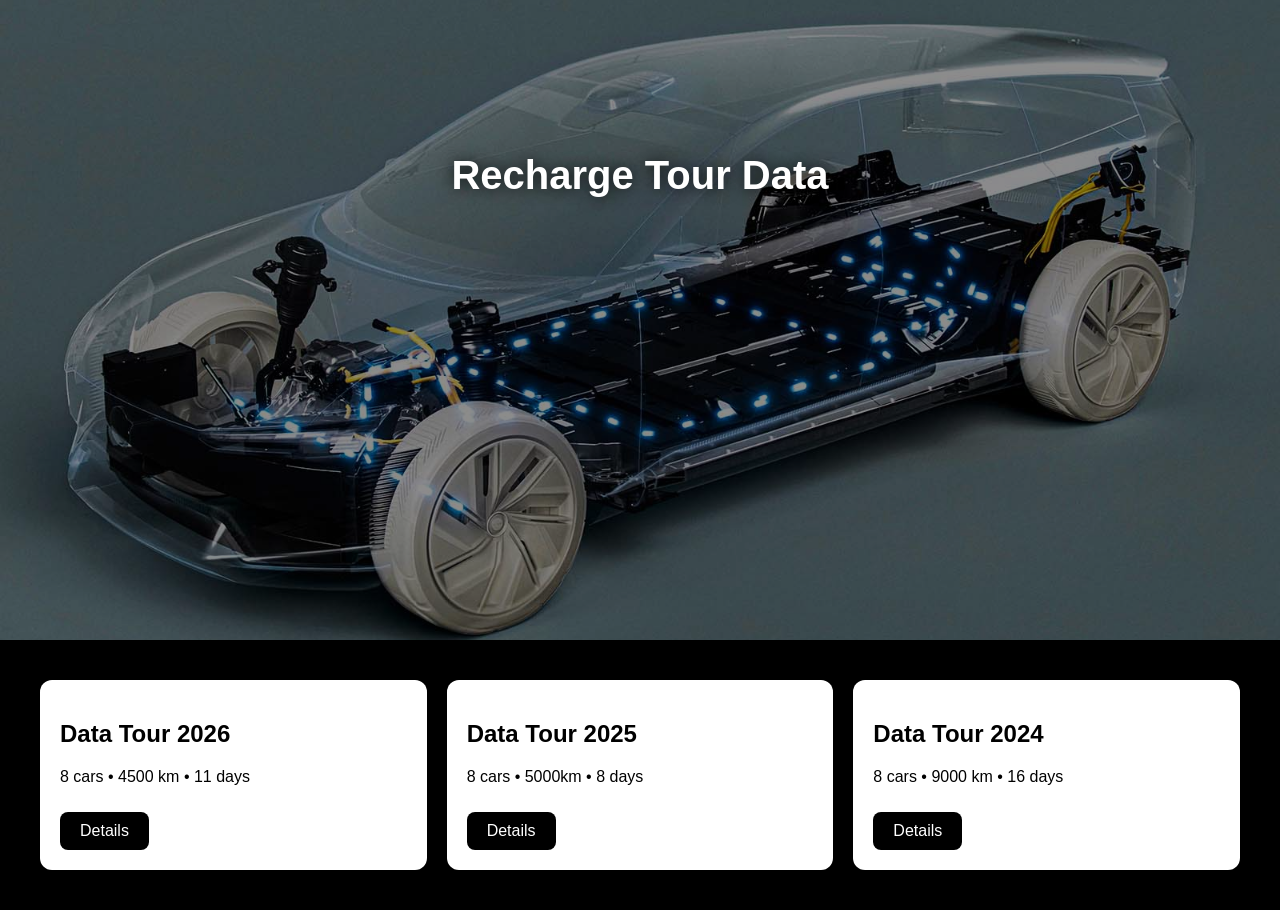
<file: index.html>
<!DOCTYPE html>
<html lang="en">
<head>
  <meta charset="UTF-8">
  <title>Recharge — Main Page</title>
  <link rel="stylesheet" href="style.css">
</head>

<body>

  <!-- HERO -->
  <section class="hero">
    <h1>Recharge Tour Data</h1>
  </section>

  <!-- OVERVIEW -->
  <section class="overview">

    <div class="card">
      <h2>Data Tour 2026</h2>
      <p>8 cars • 4500 km • 11 days</p>
      <a href="tour2026.html">Details</a>
    </div>

    <div class="card">
      <h2>Data Tour 2025</h2>
      <p>8 cars • 5000km • 8 days</p>
      <a href="tour2025.html">Details</a>
    </div>

    <div class="card">
      <h2>Data Tour 2024</h2>
      <p>8 cars • 9000 km • 16 days</p>
      <a href="tour2024.html">Details</a>
    </div>

  </section>

</body>
</html>
</file>
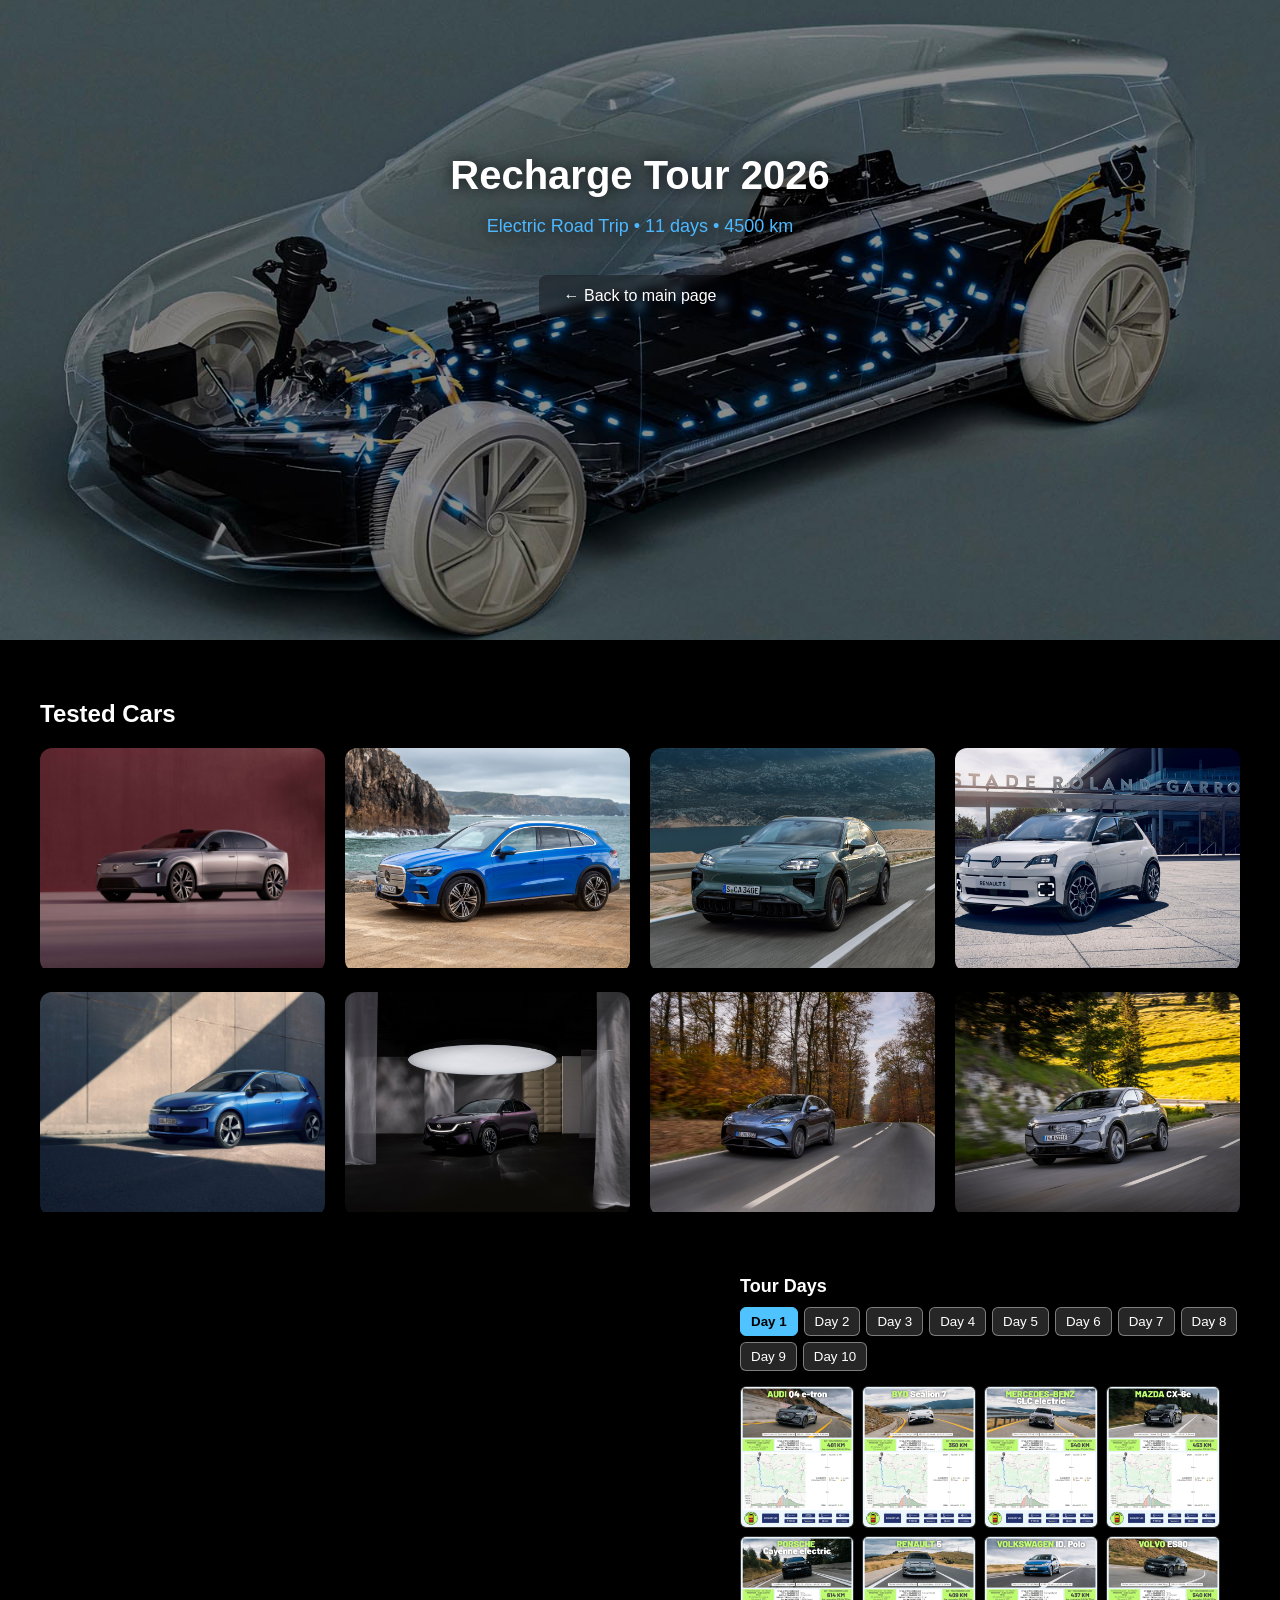
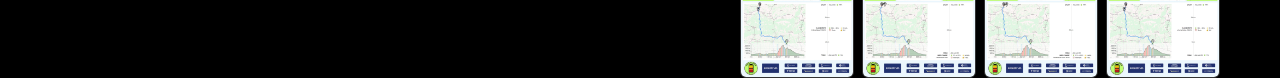
<file: tour2026.html>
<!DOCTYPE html>
<html lang="ro">
<head>
  <meta charset="UTF-8">
  <title>Recharge — Tour 2026</title>
  <link rel="stylesheet" href="style.css">
</head>

<body>

  <!-- HERO -->
  <section class="hero">
    <h1>Recharge Tour 2026</h1>
    <p>Electric Road Trip • 11 days • 4500 km</p>
    <a href="index.html" class="back-button">← Back to main page</a>
  </section>

  <!-- MASINI PARTICIPANTE -->
  <section class="cars">
    <h2>Tested Cars</h2>

    <div class="car-grid">

      <!-- 1. VOLVO -->
      <div class="car-card" onclick="toggleDetails('volvo-details')">
        <img src="images/eurocharge-volvo.jpg" alt="Volvo ES90 Ultra Single Motor Extended Range">
        <div class="overlay">
          <p>Volvo ES90 Ultra Single Motor Extended Range</p>
        </div>
      </div>

      <!-- 2. MERCEDES -->
      <div class="car-card" onclick="toggleDetails('mercedes-details')">
        <img src="images/eurocharge-mercedes.jpg" alt="Mercedes-Benz GLC Electric 400 4Matic">
        <div class="overlay">
          <p>Mercedes-Benz GLC Electric 400 4Matic</p>
        </div>
      </div>

      <!-- 3. PORSCHE -->
      <div class="car-card" onclick="toggleDetails('porsche-details')">
        <img src="images/eurocharge-porsche.jpg" alt="Porsche Cayenne Electric">
        <div class="overlay">
          <p>Porsche Cayenne Electric</p>
        </div>
      </div>

      <!-- 4. RENAULT -->
      <div class="car-card" onclick="toggleDetails('renault-details')">
        <img src="images/eurocharge-renault.jpg" alt="Renault 5 Roland-Garros">
        <div class="overlay">
          <p>Renault 5 Roland-Garros</p>
        </div>
      </div>

      <!-- 5. VOLKSWAGEN -->
      <div class="car-card" onclick="toggleDetails('vw-details')">
        <img src="images/eurocharge-volkwagen.jpg" alt="Volkswagen ID.Polo 52kWH Style">
        <div class="overlay">
          <p>Volkswagen ID.Polo 52kWH Style</p>
        </div>
      </div>

      <!-- 6. MAZDA -->
      <div class="car-card" onclick="toggleDetails('mazda-details')">
        <img src="images/eurocharge-mazda.jpg" alt="Mazda CX-6e Takumi Plus">
        <div class="overlay">
          <p>Mazda CX-6e Takumi Plus</p>
        </div>
      </div>

      <!-- 7. BYD -->
      <div class="car-card" onclick="toggleDetails('byd-details')">
        <img src="images/eurocharge-byd.jpg" alt="BYD Sealion 7 Design AWD">
        <div class="overlay">
          <p>BYD Sealion 7 Design AWD</p>
        </div>
      </div>

      <!-- 8. AUDI -->
      <div class="car-card" onclick="toggleDetails('audi-details')">
        <img src="images/eurocharge-audi.jpg" alt="Audi Q4 e-tron Sportback quattro">
        <div class="overlay">
          <p>Audi Q4 e-tron Sportback quattro</p>
        </div>
      </div>

    </div> <!-- FINAL GRID -->
  </section>

  <!-- LAYOUT 2 COLOANE (DETALII TEHNICE + TOUR DAYS) -->
  <div class="details-days-wrapper">

    <!-- STÂNGA: DETALII MASINI -->
    <div class="details-column">

      <!-- VOLVO -->
      <div id="volvo-details" class="details-section">
        <h3>Volvo ES90 Ultra Single Motor Extended Range</h3>
        <div class="spec-table">

          <div class="spec-category">Propulsion System</div>
          <div class="row"><span class="label">Propulsion system type</span><span class="value">Electric (BEV)</span></div>
          <div class="row"><span class="label">Primary energy source</span><span class="value">Electric</span></div>
          <div class="row"><span class="label">Secondary energy source</span><span class="value">–</span></div>
          <div class="row"><span class="label">Maximum system power</span><span class="value highlight">333 hp</span></div>
          <div class="row"><span class="label">Maximum system torque</span><span class="value">480 Nm</span></div>

          <div class="spec-category">Transmission</div>
          <div class="row"><span class="label">Transmission type</span><span class="value">Automatic</span></div>
          <div class="row"><span class="label">Number of gears</span><span class="value">1 (single-speed)</span></div>
          <div class="row"><span class="label">Drivetrain</span><span class="value">Rear-wheel drive (RWD)</span></div>

          <div class="spec-category">Electric Motor</div>
          <div class="row"><span class="label">Electric motor count</span><span class="value">1</span></div>
          <div class="row"><span class="label">Maximum electric power</span><span class="value highlight">333 hp</span></div>
          <div class="row"><span class="label">Maximum electric torque</span><span class="value">480 Nm</span></div>

          <div class="spec-category">Battery</div>
          <div class="row"><span class="label">Battery gross capacity</span><span class="value highlight">92.00 kWh</span></div>
          <div class="row"><span class="label">Max AC charging power</span><span class="value">11.0 kW</span></div>

          <div class="spec-category">Performance</div>
          <div class="row"><span class="label">0–100 km/h</span><span class="value">6.6 s</span></div>
          <div class="row"><span class="label">Top speed</span><span class="value">180 km/h</span></div>

          <div class="spec-category">Consumption</div>
          <div class="row"><span class="label">Electric consumption (WLTP)</span><span class="value">15.8 kWh/100 km</span></div>
          <div class="row"><span class="label">Electric range (WLTP)</span><span class="value highlight">654 km</span></div>

          <div class="spec-category">Dimensions</div>
          <div class="row"><span class="label">Length</span><span class="value">5000 mm</span></div>
          <div class="row"><span class="label">Width (w/wo mirrors)</span><span class="value">1942 mm</span></div>
          <div class="row"><span class="label">Height</span><span class="value">1549 mm</span></div>
          <div class="row"><span class="label">Wheelbase</span><span class="value">3102 mm</span></div>
          <div class="row"><span class="label">Trunk volume (row 2 folded)</span><span class="value">1445 liters</span></div>
          <div class="row"><span class="label">Curb weight</span><span class="value">2410 kg</span></div>

          <div class="spec-category">Safety</div>
          <div class="row"><span class="label">Safety rating</span><span class="value">Not tested</span></div>

          <div class="spec-category">Price</div>
          <div class="row"><span class="label">Starting price</span><span class="value">€83,800</span></div>
          <div class="row"><span class="label">Tested vehicle price</span><span class="value">€102,381</span></div>

        </div>
      </div>

      <!-- MERCEDES -->
      <div id="mercedes-details" class="details-section">
        <h3>Mercedes-Benz GLC Electric 400 4Matic</h3>
        <div class="spec-table">

          <div class="spec-category">Propulsion System</div>
          <div class="row"><span class="label">Propulsion system type</span><span class="value">Electric (BEV)</span></div>
          <div class="row"><span class="label">Primary energy source</span><span class="value">Electric</span></div>
          <div class="row"><span class="label">Secondary energy source</span><span class="value">–</span></div>
          <div class="row"><span class="label">Maximum system power</span><span class="value highlight">489 hp</span></div>
          <div class="row"><span class="label">Maximum system torque</span><span class="value">800 Nm</span></div>

          <div class="spec-category">Transmission</div>
          <div class="row"><span class="label">Transmission type</span><span class="value">Automatic</span></div>
          <div class="row"><span class="label">Number of gears</span><span class="value">2</span></div>
          <div class="row"><span class="label">Drivetrain</span><span class="value">All-wheel drive (AWD)</span></div>

          <div class="spec-category">Electric Motor</div>
          <div class="row"><span class="label">Electric motor count</span><span class="value">2</span></div>
          <div class="row"><span class="label">Maximum electric power</span><span class="value highlight">489 hp</span></div>
          <div class="row"><span class="label">Maximum electric torque</span><span class="value">800 Nm</span></div>

          <div class="spec-category">Battery</div>
          <div class="row"><span class="label">Battery gross capacity</span><span class="value highlight">–</span></div>
          <div class="row"><span class="label">Max AC charging power</span><span class="value">11.0 kW</span></div>

          <div class="spec-category">Performance</div>
          <div class="row"><span class="label">0–100 km/h</span><span class="value">4.3 s</span></div>
          <div class="row"><span class="label">Top speed</span><span class="value">210 km/h</span></div>

          <div class="spec-category">Consumption</div>
          <div class="row"><span class="label">Electric consumption (WLTP)</span><span class="value">15.8 kWh/100 km</span></div>
          <div class="row"><span class="label">Electric range (WLTP)</span><span class="value highlight">673 km</span></div>

          <div class="spec-category">Dimensions</div>
          <div class="row"><span class="label">Length</span><span class="value">4845 mm</span></div>
          <div class="row"><span class="label">Width (w/wo mirrors)</span><span class="value">1913 mm</span></div>
          <div class="row"><span class="label">Height</span><span class="value">1644 mm</span></div>
          <div class="row"><span class="label">Wheelbase</span><span class="value">2972 mm</span></div>
          <div class="row"><span class="label">Trunk volume</span><span class="value">570 liters</span></div>
          <div class="row"><span class="label">Trunk volume (row 2 folded)</span><span class="value">1740 liters</span></div>
          <div class="row"><span class="label">Curb weight</span><span class="value">2535 kg</span></div>

          <div class="spec-category">Safety</div>
          <div class="row"><span class="label">Safety rating</span><span class="value">Not tested</span></div>

          <div class="spec-category">Price</div>
          <div class="row"><span class="label">Starting price</span><span class="value">€67,760</span></div>
          <div class="row"><span class="label">Tested vehicle price</span><span class="value">€90,569</span></div>

        </div>
      </div>

      <!-- PORSCHE -->
      <div id="porsche-details" class="details-section">
        <h3>Porsche Cayenne Electric</h3>
        <div class="spec-table">

          <div class="spec-category">Propulsion System</div>
          <div class="row"><span class="label">Propulsion system type</span><span class="value">Electric (BEV)</span></div>
          <div class="row"><span class="label">Primary energy source</span><span class="value">Electric</span></div>
          <div class="row"><span class="label">Secondary energy source</span><span class="value">–</span></div>
          <div class="row"><span class="label">Maximum system power</span><span class="value highlight">442 hp</span></div>
          <div class="row"><span class="label">Maximum system torque</span><span class="value">835 Nm</span></div>

          <div class="spec-category">Transmission</div>
          <div class="row"><span class="label">Transmission type</span><span class="value">Automatic</span></div>
          <div class="row"><span class="label">Number of gears</span><span class="value">1 (single-speed)</span></div>
          <div class="row"><span class="label">Drivetrain</span><span class="value">All-wheel drive (AWD)</span></div>

          <div class="spec-category">Electric Motor</div>
          <div class="row"><span class="label">Electric motor count</span><span class="value">2</span></div>
          <div class="row"><span class="label">Maximum electric power</span><span class="value highlight">442 hp</span></div>
          <div class="row"><span class="label">Maximum electric torque</span><span class="value">835 Nm</span></div>

          <div class="spec-category">Battery</div>
          <div class="row"><span class="label">Battery gross capacity</span><span class="value highlight">113.00 kWh</span></div>
          <div class="row"><span class="label">Max AC charging power</span><span class="value">11.0 kW</span></div>

          <div class="spec-category">Performance</div>
          <div class="row"><span class="label">0–100 km/h</span><span class="value">4.8 s</span></div>
          <div class="row"><span class="label">Top speed</span><span class="value">230 km/h</span></div>

          <div class="spec-category">Consumption</div>
          <div class="row"><span class="label">Electric consumption (WLTP)</span><span class="value">19.7 kWh/100 km</span></div>
          <div class="row"><span class="label">Electric range (WLTP)</span><span class="value highlight">643 km</span></div>

          <div class="spec-category">Dimensions</div>
          <div class="row"><span class="label">Length</span><span class="value">4985 mm</span></div>
          <div class="row"><span class="label">Width (w/wo mirrors)</span><span class="value">1980 mm</span></div>
          <div class="row"><span class="label">Height</span><span class="value">1735 mm</span></div>
          <div class="row"><span class="label">Wheelbase</span><span class="value">3023 mm</span></div>
          <div class="row"><span class="label">Trunk volume</span><span class="value">781 liters</span></div>
          <div class="row"><span class="label">Trunk volume (row 2 folded)</span><span class="value">1588 liters</span></div>
          <div class="row"><span class="label">Curb weight</span><span class="value">2600 kg</span></div>

          <div class="spec-category">Safety</div>
          <div class="row"><span class="label">Safety rating</span><span class="value">5 stars</span></div>

          <div class="spec-category">Price</div>
          <div class="row"><span class="label">Starting price</span><span class="value">€108,281</span></div>
          <div class="row"><span class="label">Tested vehicle price</span><span class="value">€128,500</span></div>

        </div>
      </div>

      <!-- RENAULT -->
      <div id="renault-details" class="details-section">
        <h3>Renault 5 Roland-Garros</h3>
        <div class="spec-table">

          <div class="spec-category">Propulsion System</div>
          <div class="row"><span class="label">Propulsion system type</span><span class="value">Electric (BEV)</span></div>
          <div class="row"><span class="label">Primary energy source</span><span class="value">Electric</span></div>
          <div class="row"><span class="label">Secondary energy source</span><span class="value">–</span></div>
          <div class="row"><span class="label">Maximum system power</span><span class="value highlight">150 hp</span></div>
          <div class="row"><span class="label">Maximum system torque</span><span class="value">245 Nm</span></div>

          <div class="spec-category">Transmission</div>
          <div class="row"><span class="label">Transmission type</span><span class="value">Automatic</span></div>
          <div class="row"><span class="label">Number of gears</span><span class="value">1 (single-speed)</span></div>
          <div class="row"><span class="label">Drivetrain</span><span class="value">Front-wheel drive (FWD)</span></div>

          <div class="spec-category">Electric Motor</div>
          <div class="row"><span class="label">Electric motor count</span><span class="value">1</span></div>
          <div class="row"><span class="label">Maximum electric power</span><span class="value highlight">150 hp</span></div>
          <div class="row"><span class="label">Maximum electric torque</span><span class="value">245 Nm</span></div>

          <div class="spec-category">Battery</div>
          <div class="row"><span class="label">Battery gross capacity</span><span class="value highlight">52.00 kWh</span></div>
          <div class="row"><span class="label">Max AC charging power</span><span class="value">11.0 kW</span></div>

          <div class="spec-category">Performance</div>
          <div class="row"><span class="label">0–100 km/h</span><span class="value">8.0 s</span></div>
          <div class="row"><span class="label">Top speed</span><span class="value">150 km/h</span></div>

          <div class="spec-category">Consumption</div>
          <div class="row"><span class="label">Electric consumption (WLTP)</span><span class="value">15.1 kWh/100 km</span></div>
          <div class="row"><span class="label">Electric range (WLTP)</span><span class="value highlight">411 km</span></div>

          <div class="spec-category">Dimensions</div>
          <div class="row"><span class="label">Length</span><span class="value">3922 mm</span></div>
          <div class="row"><span class="label">Width (w/wo mirrors)</span><span class="value">1774 mm</span></div>
          <div class="row"><span class="label">Height</span><span class="value">1498 mm</span></div>
          <div class="row"><span class="label">Wheelbase</span><span class="value">2541 mm</span></div>
          <div class="row"><span class="label">Trunk volume</span><span class="value">277 liters</span></div>
          <div class="row"><span class="label">Trunk volume (row 2 folded)</span><span class="value">1057 liters</span></div>
          <div class="row"><span class="label">Curb weight</span><span class="value">1449 kg</span></div>

          <div class="spec-category">Safety</div>
          <div class="row"><span class="label">Safety rating</span><span class="value">4 stars</span></div>

          <div class="spec-category">Price</div>
          <div class="row"><span class="label">Starting price</span><span class="value">€34,200</span></div>
          <div class="row"><span class="label">Tested vehicle price</span><span class="value">€34,200</span></div>

        </div>
      </div>

      <!-- VOLKSWAGEN -->
      <div id="vw-details" class="details-section">
        <h3>Volkswagen ID.Polo 52kWH Style</h3>
        <div class="spec-table">

          <div class="spec-category">Propulsion System</div>
          <div class="row"><span class="label">Propulsion system type</span><span class="value">Electric (BEV)</span></div>
          <div class="row"><span class="label">Primary energy source</span><span class="value">Electric</span></div>
          <div class="row"><span class="label">Secondary energy source</span><span class="value">–</span></div>
          <div class="row"><span class="label">Maximum system power</span><span class="value highlight">211 hp</span></div>
          <div class="row"><span class="label">Maximum system torque</span><span class="value">–</span></div>

          <div class="spec-category">Transmission</div>
          <div class="row"><span class="label">Transmission type</span><span class="value">Automatic</span></div>
          <div class="row"><span class="label">Number of gears</span><span class="value">1 (single-speed)</span></div>
          <div class="row"><span class="label">Drivetrain</span><span class="value">Front-wheel drive (FWD)</span></div>

          <div class="spec-category">Electric Motor</div>
          <div class="row"><span class="label">Electric motor count</span><span class="value">1</span></div>
          <div class="row"><span class="label">Maximum electric power</span><span class="value highlight">211 hp</span></div>
          <div class="row"><span class="label">Maximum electric torque</span><span class="value">–</span></div>

          <div class="spec-category">Battery</div>
          <div class="row"><span class="label">Battery gross capacity</span><span class="value highlight">55.00 kWh</span></div>
          <div class="row"><span class="label">Max AC charging power</span><span class="value">11.0 kW</span></div>

          <div class="spec-category">Performance</div>
          <div class="row"><span class="label">0–100 km/h</span><span class="value">7.1 s</span></div>
          <div class="row"><span class="label">Top speed</span><span class="value">160 km/h</span></div>

          <div class="spec-category">Consumption</div>
          <div class="row"><span class="label">Electric consumption (WLTP)</span><span class="value">13.4 kWh/100 km</span></div>
          <div class="row"><span class="label">Electric range (WLTP)</span><span class="value highlight">451 km</span></div>

          <div class="spec-category">Dimensions</div>
          <div class="row"><span class="label">Length</span><span class="value">4053 mm</span></div>
          <div class="row"><span class="label">Width (w/wo mirrors)</span><span class="value">1816 mm</span></div>
          <div class="row"><span class="label">Height</span><span class="value">1530 mm</span></div>
          <div class="row"><span class="label">Wheelbase</span><span class="value">2592 mm</span></div>
          <div class="row"><span class="label">Trunk volume</span><span class="value">441 liters</span></div>
          <div class="row"><span class="label">Trunk volume (row 2 folded)</span><span class="value">1240 liters</span></div>
          <div class="row"><span class="label">Curb weight</span><span class="value">1599 kg</span></div>

          <div class="spec-category">Safety</div>
          <div class="row"><span class="label">Safety rating</span><span class="value">Not tested</span></div>

          <div class="spec-category">Price</div>
          <div class="row"><span class="label">Starting price</span><span class="value">€38,591</span></div>
          <div class="row"><span class="label">Tested vehicle price</span><span class="value">€39,502</span></div>

        </div>
      </div>

      <!-- MAZDA -->
      <div id="mazda-details" class="details-section">
        <h3>Mazda CX-6e Takumi Plus</h3>
        <div class="spec-table">

          <div class="spec-category">Propulsion System</div>
          <div class="row"><span class="label">Propulsion system type</span><span class="value">Electric (BEV)</span></div>
          <div class="row"><span class="label">Primary energy source</span><span class="value">Electric</span></div>
          <div class="row"><span class="label">Secondary energy source</span><span class="value">–</span></div>
          <div class="row"><span class="label">Maximum system power</span><span class="value highlight">258 hp</span></div>
          <div class="row"><span class="label">Maximum system torque</span><span class="value">290 Nm</span></div>

          <div class="spec-category">Transmission</div>
          <div class="row"><span class="label">Transmission type</span><span class="value">Automatic</span></div>
          <div class="row"><span class="label">Number of gears</span><span class="value">1 (single-speed)</span></div>
          <div class="row"><span class="label">Drivetrain</span><span class="value">Rear-wheel drive (RWD)</span></div>

          <div class="spec-category">Electric Motor</div>
          <div class="row"><span class="label">Electric motor count</span><span class="value">1</span></div>
          <div class="row"><span class="label">Maximum electric power</span><span class="value highlight">258 hp</span></div>
          <div class="row"><span class="label">Maximum electric torque</span><span class="value">290 Nm</span></div>

          <div class="spec-category">Battery</div>
          <div class="row"><span class="label">Battery gross capacity</span><span class="value highlight">78.00 kWh</span></div>
          <div class="row"><span class="label">Max AC charging power</span><span class="value">11.0 kW</span></div>

          <div class="spec-category">Performance</div>
          <div class="row"><span class="label">0–100 km/h</span><span class="value">7.9 s</span></div>
          <div class="row"><span class="label">Top speed</span><span class="value">185 km/h</span></div>

          <div class="spec-category">Consumption</div>
          <div class="row"><span class="label">Electric consumption (WLTP)</span><span class="value">19.4 kWh/100 km</span></div>
          <div class="row"><span class="label">Electric range (WLTP)</span><span class="value highlight">468 km</span></div>

          <div class="spec-category">Dimensions</div>
          <div class="row"><span class="label">Length</span><span class="value">4850 mm</span></div>
          <div class="row"><span class="label">Width (w/wo mirrors)</span><span class="value">–</span></div>
          <div class="row"><span class="label">Height</span><span class="value">1620 mm</span></div>
          <div class="row"><span class="label">Wheelbase</span><span class="value">2902 mm</span></div>
          <div class="row"><span class="label">Trunk volume</span><span class="value">363 liters</span></div>
          <div class="row"><span class="label">Trunk volume (row 2 folded)</span><span class="value">1434 liters</span></div>
          <div class="row"><span class="label">Curb weight</span><span class="value">2230 kg</span></div>

          <div class="spec-category">Safety</div>
          <div class="row"><span class="label">Safety rating</span><span class="value">Not tested</span></div>

          <div class="spec-category">Price</div>
          <div class="row"><span class="label">Starting price</span><span class="value">€48,850</span></div>
          <div class="row"><span class="label">Tested vehicle price</span><span class="value">€49,750</span></div>

        </div>
      </div>

      <!-- BYD -->
      <div id="byd-details" class="details-section">
        <h3>BYD Sealion 7 Design AWD</h3>
        <div class="spec-table">

          <div class="spec-category">Propulsion System</div>
          <div class="row"><span class="label">Propulsion system type</span><span class="value">Electric (BEV)</span></div>
          <div class="row"><span class="label">Primary energy source</span><span class="value">Electric</span></div>
          <div class="row"><span class="label">Secondary energy source</span><span class="value">–</span></div>
          <div class="row"><span class="label">Maximum system power</span><span class="value highlight">530 hp</span></div>
          <div class="row"><span class="label">Maximum system torque</span><span class="value">690 Nm</span></div>

          <div class="spec-category">Transmission</div>
          <div class="row"><span class="label">Transmission type</span><span class="value">Automatic</span></div>
          <div class="row"><span class="label">Number of gears</span><span class="value">1 (single-speed)</span></div>
          <div class="row"><span class="label">Drivetrain</span><span class="value">All-wheel drive (AWD)</span></div>

          <div class="spec-category">Electric Motor</div>
          <div class="row"><span class="label">Electric motor count</span><span class="value">2</span></div>
          <div class="row"><span class="label">Maximum electric power</span><span class="value highlight">530 hp</span></div>
          <div class="row"><span class="label">Maximum electric torque</span><span class="value">690 Nm</span></div>

          <div class="spec-category">Battery</div>
          <div class="row"><span class="label">Battery gross capacity</span><span class="value highlight">–</span></div>
          <div class="row"><span class="label">Max AC charging power</span><span class="value">11.0 kW</span></div>

          <div class="spec-category">Performance</div>
          <div class="row"><span class="label">0–100 km/h</span><span class="value">4.5 s</span></div>
          <div class="row"><span class="label">Top speed</span><span class="value">215 km/h</span></div>

          <div class="spec-category">Consumption</div>
          <div class="row"><span class="label">Electric consumption (WLTP)</span><span class="value">21.4 kWh/100 km</span></div>
          <div class="row"><span class="label">Electric range (WLTP)</span><span class="value highlight">456 km</span></div>

          <div class="spec-category">Dimensions</div>
          <div class="row"><span class="label">Length</span><span class="value">4830 mm</span></div>
          <div class="row"><span class="label">Width (w/wo mirrors)</span><span class="value">1925 mm</span></div>
          <div class="row"><span class="label">Height</span><span class="value">1620 mm</span></div>
          <div class="row"><span class="label">Wheelbase</span><span class="value">2930 mm</span></div>
          <div class="row"><span class="label">Trunk volume</span><span class="value">520 liters</span></div>
          <div class="row"><span class="label">Trunk volume (row 2 folded)</span><span class="value">1789 liters</span></div>
          <div class="row"><span class="label">Curb weight</span><span class="value">2340 kg</span></div>

          <div class="spec-category">Safety</div>
          <div class="row"><span class="label">Safety rating</span><span class="value">5 stars</span></div>

          <div class="spec-category">Price</div>
          <div class="row"><span class="label">Starting price</span><span class="value">€49,800</span></div>
          <div class="row"><span class="label">Tested vehicle price</span><span class="value">€50,900</span></div>

        </div>
      </div>

      <!-- AUDI -->
      <div id="audi-details" class="details-section">
        <h3>Audi Q4 e-tron Sportback quattro</h3>
        <div class="spec-table">

          <div class="spec-category">Propulsion System</div>
          <div class="row"><span class="label">Propulsion system type</span><span class="value">Electric (BEV)</span></div>
          <div class="row"><span class="label">Primary energy source</span><span class="value">Electric</span></div>
          <div class="row"><span class="label">Secondary energy source</span><span class="value">–</span></div>
          <div class="row"><span class="label">Maximum system power</span><span class="value highlight">299 hp</span></div>
          <div class="row"><span class="label">Maximum system torque</span><span class="value">–</span></div>

          <div class="spec-category">Transmission</div>
          <div class="row"><span class="label">Transmission type</span><span class="value">Automatic</span></div>
          <div class="row"><span class="label">Number of gears</span><span class="value">1 (single-speed)</span></div>
          <div class="row"><span class="label">Drivetrain</span><span class="value">All-wheel drive (AWD)</span></div>

          <div class="spec-category">Electric Motor</div>
          <div class="row"><span class="label">Electric motor count</span><span class="value">2</span></div>
          <div class="row"><span class="label">Maximum electric power</span><span class="value highlight">299 hp</span></div>
          <div class="row"><span class="label">Maximum electric torque</span><span class="value">–</span></div>

          <div class="spec-category">Battery</div>
          <div class="row"><span class="label">Battery gross capacity</span><span class="value highlight">82.00 kWh</span></div>
          <div class="row"><span class="label">Max AC charging power</span><span class="value">11.0 kW</span></div>

          <div class="spec-category">Performance</div>
          <div class="row"><span class="label">0–100 km/h</span><span class="value">6.2 s</span></div>
          <div class="row"><span class="label">Top speed</span><span class="value">180 km/h</span></div>

          <div class="spec-category">Consumption</div>
          <div class="row"><span class="label">Electric consumption (WLTP)</span><span class="value">16.1 kWh/100 km</span></div>
          <div class="row"><span class="label">Electric range (WLTP)</span><span class="value highlight">557 km</span></div>

          <div class="spec-category">Dimensions</div>
          <div class="row"><span class="label">Length</span><span class="value">4603 mm</span></div>
          <div class="row"><span class="label">Width (w/wo mirrors)</span><span class="value">1865 mm</span></div>
          <div class="row"><span class="label">Height</span><span class="value">1600 mm</span></div>
          <div class="row"><span class="label">Wheelbase</span><span class="value">2771 mm</span></div>
          <div class="row"><span class="label">Trunk volume</span><span class="value">–</span></div>
          <div class="row"><span class="label">Trunk volume (row 2 folded)</span><span class="value">–</span></div>
          <div class="row"><span class="label">Curb weight</span><span class="value">2245 kg</span></div>

          <div class="spec-category">Safety</div>
          <div class="row"><span class="label">Safety rating</span><span class="value">5 stars</span></div>

          <div class="spec-category">Price</div>
          <div class="row"><span class="label">Starting price</span><span class="value">€63,996</span></div>
          <div class="row"><span class="label">Tested vehicle price</span><span class="value">€75,510</span></div>

        </div>
      </div>

    </div> <!-- end details-column -->

    <!-- DREAPTA: TOUR DAYS + GALERIE INFOGRAFICE -->
    <div class="days-column">
      <div class="tour-days">Tour Days</div>

      <div class="day-tours-bar">
        <button onclick="showDayInfographics(1, this)">Day 1</button>
        <button onclick="showDayInfographics(2, this)">Day 2</button>
        <button onclick="showDayInfographics(3, this)">Day 3</button>
        <button onclick="showDayInfographics(4, this)">Day 4</button>
        <button onclick="showDayInfographics(5, this)">Day 5</button>
        <button onclick="showDayInfographics(6, this)">Day 6</button>
        <button onclick="showDayInfographics(7, this)">Day 7</button>
        <button onclick="showDayInfographics(8, this)">Day 8</button>
        <button onclick="showDayInfographics(9, this)">Day 9</button>
        <button onclick="showDayInfographics(10, this)">Day 10</button>
      </div>

      <!-- GALERIE ORIZONTALĂ DE INFOGRAFICE -->
      <div id="infographics-gallery" class="infographics-container"></div>
    </div>

  </div> <!-- end details-days-wrapper -->

  <!-- MODAL / LIGHTBOX DE MARIRE SI BROWSE IMAGINI -->
  <div id="imageModal" class="modal">
    <span class="close-modal" onclick="closeModal()">&times;</span>
    <button class="modal-nav prev-btn" onclick="changeImage(-1)">&#10094;</button>
    <img class="modal-content" id="expandedImg" alt="Expanded Infographic">
    <button class="modal-nav next-btn" onclick="changeImage(1)">&#10095;</button>
  </div>

  <!-- JAVASCRIPT -->
<script>
  const carBrands = ['Audi', 'BYD', 'GLC', 'Mazda', 'Porsche', 'Renault', 'VW', 'Volvo'];
  const TOTAL_DAYS = 11; // Actualizat la 11 zile pentru 2026
  
  const carBrandMap = {
    'volvo-details': 'Volvo',
    'mercedes-details': 'GLC',
    'porsche-details': 'Porsche',
    'renault-details': 'Renault',
    'vw-details': 'VW',
    'mazda-details': 'Mazda',
    'byd-details': 'BYD',
    'audi-details': 'Audi'
  };

  let currentDay = 1;
  let selectedBrand = null;
  let currentInfographics = [];
  let currentIndex = 0;

  function toggleDetails(id) {
    document.querySelectorAll('.details-section')
      .forEach(section => section.style.display = 'none');
    
    const target = document.getElementById(id);
    if (target) {
      target.style.display = 'block';
    }

    document.querySelectorAll('.day-tours-bar button')
      .forEach(btn => btn.classList.remove('active'));

    selectedBrand = carBrandMap[id];
    renderInfographics();
  }

  function showDayInfographics(dayNumber, button) {
    currentDay = dayNumber;
    selectedBrand = null; // Resetăm brandul selectat pentru a vedea toate mașinile pe ziua respectivă

    if (button) {
      document.querySelectorAll('.day-tours-bar button')
        .forEach(btn => btn.classList.remove('active'));
      button.classList.add('active');
    }

    renderInfographics();
  }

  function renderInfographics() {
    const gallery = document.getElementById('infographics-gallery');
    gallery.innerHTML = '';
    currentInfographics = [];

    if (selectedBrand) {
      // PER MAȘINĂ (Toate cele 11 zile în ordine strictă)
      for (let day = 1; day <= TOTAL_DAYS; day++) {
        const src = `infographics/day${day}/${selectedBrand}${day}.jpg`;
        const index = day - 1; // Index fix: 0 pentru Ziua 1, 1 pentru Ziua 2 etc.
        addImageToGallery(gallery, src, `${selectedBrand} - Day ${day}`, index);
      }
    } else {
      // PER ZI (Toate mașinile pentru ziua selectată)
      carBrands.forEach((brand, index) => {
        const src = `infographics/day${currentDay}/${brand}${currentDay}.jpg`;
        addImageToGallery(gallery, src, `${brand} - Day ${currentDay}`, index);
      });
    }
  }

  function addImageToGallery(gallery, src, altText, index) {
    const img = document.createElement('img');
    img.src = src;
    img.alt = altText;
    img.title = altText;
    
    // Rezervăm poziția fixă în matrice direct la generare
    currentInfographics[index] = src;

    img.onclick = function() {
      openModal(index, this.src);
    };
    
    // Fallback în caz că imaginea este .png în loc de .jpg
    img.onerror = function() {
      if (this.src.endsWith('.jpg')) {
        const fallbackSrc = this.src.replace('.jpg', '.png');
        this.src = fallbackSrc;
        currentInfographics[index] = fallbackSrc;
      } else {
        this.style.display = 'none';
        // Dacă imaginea lipsește complet, curățăm slotul pentru a nu apărea în modal
        delete currentInfographics[index];
      }
    };

    gallery.appendChild(img);
  }

  function openModal(index, activeSrc) {
    // Filtrăm intrările valide din matrice
    const validImages = currentInfographics.filter(src => src !== undefined);
    if (validImages.length === 0) return;

    const targetSrc = activeSrc || currentInfographics[index];
    currentIndex = validImages.indexOf(targetSrc);
    if (currentIndex === -1) currentIndex = 0;

    const modal = document.getElementById('imageModal');
    const expandedImg = document.getElementById('expandedImg');
    
    modal.style.display = 'flex';
    expandedImg.src = validImages[currentIndex];
  }

  function closeModal() {
    document.getElementById('imageModal').style.display = 'none';
  }

  function changeImage(direction) {
    const validImages = currentInfographics.filter(src => src !== undefined);
    if (validImages.length === 0) return;

    currentIndex += direction;
    
    if (currentIndex < 0) {
      currentIndex = validImages.length - 1;
    } else if (currentIndex >= validImages.length) {
      currentIndex = 0;
    }

    document.getElementById('expandedImg').src = validImages[currentIndex];
  }

  document.addEventListener('keydown', function(event) {
    const modal = document.getElementById('imageModal');
    if (modal && modal.style.display === 'flex') {
      if (event.key === 'ArrowLeft') changeImage(-1);
      else if (event.key === 'ArrowRight') changeImage(1);
      else if (event.key === 'Escape') closeModal();
    }
  });

  document.getElementById('imageModal').addEventListener('click', function(event) {
    if (event.target === this) closeModal();
  });

  document.addEventListener('DOMContentLoaded', () => {
    const firstButton = document.querySelector('.day-tours-bar button');
    showDayInfographics(1, firstButton);
  });
</script>
</body>
</html>
</file>
<file: style.css>
body {
  margin: 0;
  font-family: Arial, sans-serif;
  background: black;
}

/* HERO */
.hero {
  position: relative;
  text-align: center;
  padding: 120px 20px;
  background: url("images/hero-electric-car.jpg");
  background-size: cover;
  background-position: center;
  background-repeat: no-repeat;
  min-height: 400px;
  color: white;
  text-shadow: 0 0 15px rgba(0,0,0,0.8);
}

.hero::before {
  content: "";
  position: absolute;
  inset: 0;
  background: rgba(0,0,0,0.45);
}

.hero * {
  position: relative;
  z-index: 2;
}

.hero h1 {
  font-size: 40px;
  margin-bottom: 10px;
}

.hero p {
  color: #4db8ff;
  font-size: 18px;
}

.buttons a {
  margin: 10px;
  padding: 12px 25px;
  background: black;
  color: white;
  text-decoration: none;
  border-radius: 8px;
}

/* OVERVIEW */
.overview {
  display: grid;
  grid-template-columns: repeat(auto-fit, minmax(250px, 1fr));
  gap: 20px;
  padding: 40px;
}

.card {
  background: white;
  padding: 20px;
  border-radius: 12px;
  box-shadow: 0 2px 10px rgba(0,0,0,0.1);
}

.card a {
  display: inline-block;
  margin-top: 10px;
  padding: 10px 20px;
  background: black;
  color: white;
  text-decoration: none;
  border-radius: 8px;
}

/* CARS */
.cars {
  padding: 40px;
}

.cars h2 {
  color: white;
}

.car-grid {
  display: grid;
  grid-template-columns: repeat(auto-fit, minmax(280px, 1fr));
  gap: 20px;
}

.car-card {
  position: relative;
  border-radius: 12px;
  overflow: hidden;
  box-shadow: 0 2px 10px rgba(0,0,0,0.1);
  cursor: pointer;
}

.car-card img {
  width: 100%;
  height: 220px;
  object-fit: cover;
}

.overlay {
  position: absolute;
  inset: 0;
  background: rgba(0,0,0,0.6);
  color: white;
  opacity: 0;
  padding: 20px;
  display: flex;
  flex-direction: column;
  justify-content: flex-end;
  transition: 0.3s;
}

.car-card:hover .overlay {
  opacity: 1;
}

.overlay a {
  margin-top: 10px;
  background: white;
  color: black;
  padding: 10px 20px;
  border-radius: 8px;
  text-decoration: none;
}

.details-section {
  display: none;
  background: rgba(0,0,0,0.5);
  padding: 20px;
  margin-bottom: 20px;
  border-radius: 10px;
  color: white;
}

.infogrid {
  display: flex;
  gap: 15px;
  margin: 15px 0;
}

.infogrid img {
  width: 200px;
  border-radius: 8px;
  border: 2px solid #4db8ff;
}

.back-button {
  display: inline-block;
  margin-top: 20px;
  padding: 12px 25px;
  background: rgba(0, 0, 0, 0.35);
  color: white;
  text-decoration: none;
  border-radius: 8px;
  font-size: 16px;
  backdrop-filter: blur(4px);
  transition: 0.3s;
}

.back-button:hover {
  background: rgba(0, 0, 0, 0.55);
  transform: scale(1.05);
}

/* SPEC TABLE */
.spec-table {
  margin-top: 20px;
  width: 100% !important;
}

.spec-table .row {
  display: flex;
  justify-content: space-between;
  padding: 10px 0;
  border-bottom: 1px solid rgba(255,255,255,0.15);
}

.spec-table .label {
  font-weight: 600;
  color: #ffffff;
}

.spec-table .value {
  color: #cce6ff;
  font-weight: 500;
  text-align: right;
  min-width: 150px;
}

/* Category headers */
.spec-category {
  margin-top: 25px;
  margin-bottom: 10px;
  font-size: 20px;
  font-weight: 700;
  color: #ffffff;
  border-bottom: 2px solid rgba(255,255,255,0.15);
  padding-bottom: 6px;
}

/* Highlight important values */
.value.highlight {
  color: #4ec3ff;
  font-weight: 700;
}

/* ALINIERE COMPACTA DETALII + TOUR DAYS */
.details-days-wrapper {
  display: flex !important;
  justify-content: flex-start !important;
  align-items: flex-start !important;
  gap: 20px !important;
  margin-top: 20px;
  padding: 0 40px;
  width: 100%;
  box-sizing: border-box;
  overflow-x: hidden;
}

/* Detalii tehnice */
.details-column {
  flex: 0 0 680px !important;
  width: 680px !important;
  max-width: 680px !important;
  padding-right: 0 !important;
}

/* Coloana dreapta (Tour Days) */
.days-column {
  flex: 1 !important;
  min-width: 0; /* Previne overflow-ul orizontal pe flex items */
  display: flex;
  flex-direction: column;
  justify-content: flex-start;
}

/* Titlul Tour Days */
.tour-days {
  background: transparent;
  padding: 0;
  margin: 0;
  color: white;
  font-size: 18px;
  font-weight: 700;
}

/* Bara cu zile */
.day-tours-bar {
  display: flex !important;
  flex-wrap: wrap !important;
  gap: 6px !important;
  margin-top: 10px;
  width: 100% !important;
}

/* Butoanele Day */
.day-tours-bar button {
  background: rgba(255,255,255,0.15);
  border: 1px solid rgba(255,255,255,0.4);
  color: white;
  padding: 6px 10px;
  border-radius: 6px;
  cursor: pointer;
  white-space: nowrap !important;
  transition: 0.25s;
}

.day-tours-bar button:hover {
  background: rgba(255,255,255,0.35);
}

.day-tours-bar button.active {
  background: #4ec3ff;
  color: black;
  font-weight: bold;
  border-color: #4ec3ff;
}

/* GALERIE ORIZONTALĂ COMPACTĂ (PENTRU TOȚI ANII: 2024, 2025, 2026) */
.infographics-container {
  display: flex !important;
  flex-direction: row !important;
  flex-wrap: wrap !important; /* Treci pe rândul 2 când ajungi la limita din dreapta */
  gap: 8px !important;
  margin-top: 15px;
  width: 100% !important;
  box-sizing: border-box;
}

.infographics-container img {
  height: 140px !important; /* Mărimea compactă fixă din Tour 2025 */
  width: auto !important;
  border-radius: 6px;
  cursor: pointer;
  border: 1px solid rgba(255, 255, 255, 0.2);
  transition: transform 0.2s ease, border-color 0.2s ease;
  object-fit: contain;
}

.infographics-container img:hover {
  transform: scale(1.05);
  border-color: #4ec3ff;
}

/* Suprascriere layout vechi 2024 pentru a fi uniform cu 2025/2026 */
.infographics-container.grid-layout {
  display: flex !important;
  flex-wrap: wrap !important;
  gap: 8px !important;
}

.infographics-container.grid-layout img {
  width: auto !important;
  height: 140px !important;
  max-height: 140px !important;
}

/* MODAL / LIGHTBOX (POP-UP IMAGINI) */
.modal {
  display: none; 
  position: fixed; 
  z-index: 9999; 
  inset: 0;
  background-color: rgba(0, 0, 0, 0.9);
  justify-content: center;
  align-items: center;
}

.modal-content {
  max-width: 90%;
  max-height: 90vh;
  border-radius: 8px;
  box-shadow: 0 0 25px rgba(0, 0, 0, 0.9);
  object-fit: contain;
}

.close-modal {
  position: absolute;
  top: 20px;
  right: 35px;
  color: #fff;
  font-size: 40px;
  font-weight: bold;
  cursor: pointer;
  z-index: 10002;
  transition: color 0.2s ease;
}

.close-modal:hover {
  color: #4ec3ff;
}

/* STILURI SĂGEȚI MODAL / LIGHTBOX */
.modal-nav {
  position: absolute;
  top: 50%;
  transform: translateY(-50%);
  background: rgba(0, 0, 0, 0.6);
  color: #ffffff;
  border: 2px solid rgba(255, 255, 255, 0.4);
  font-size: 32px;
  padding: 12px 20px;
  cursor: pointer;
  border-radius: 50%;
  transition: all 0.25s ease;
  user-select: none;
  z-index: 10001;
}

.modal-nav:hover {
  background: #4ec3ff;
  color: #000000;
  border-color: #4ec3ff;
}

.prev-btn {
  left: 25px;
}

.next-btn {
  right: 25px;
}
</file>
